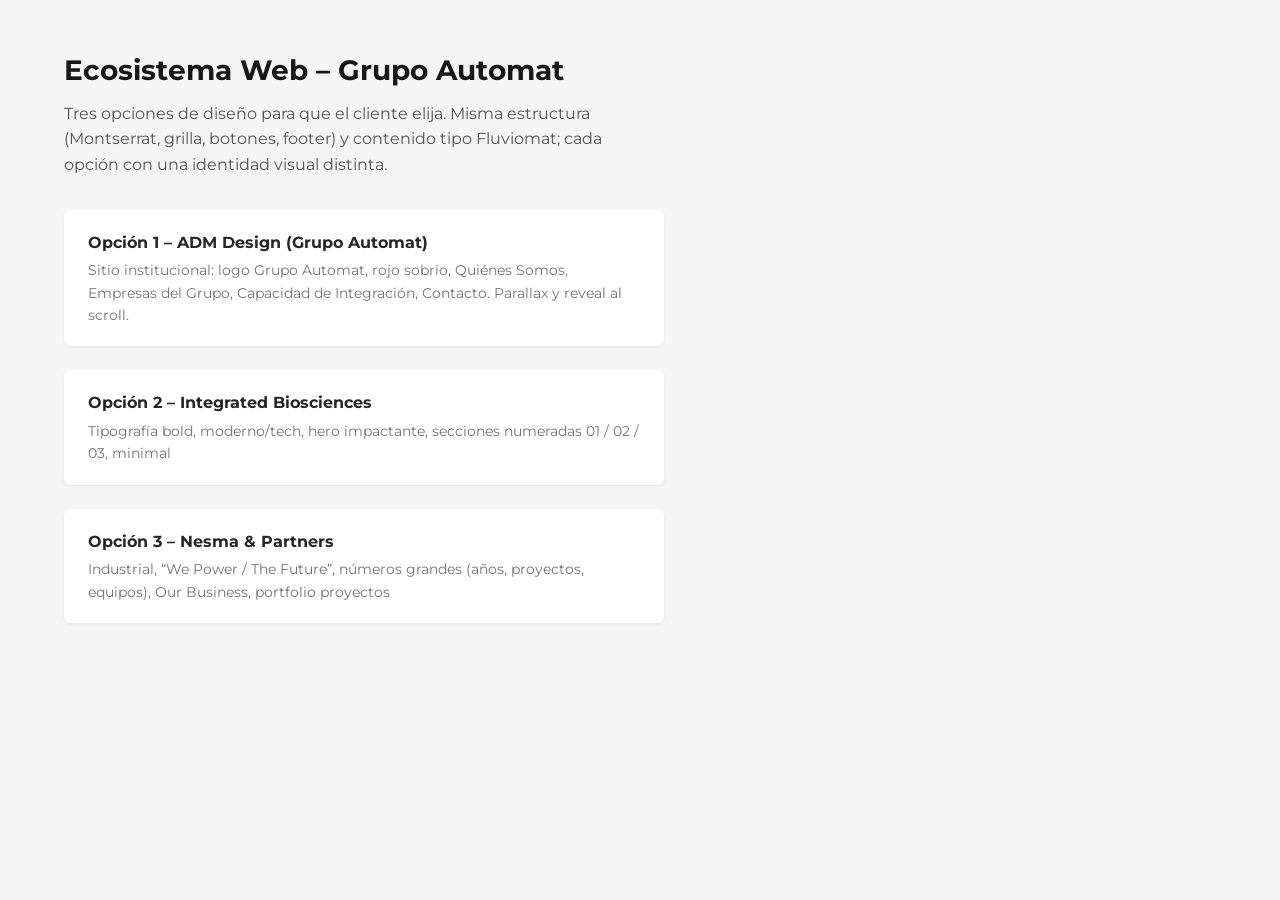
<file: index.html>
<!DOCTYPE html>
<html lang="es">
<head>
  <meta charset="UTF-8">
  <meta name="viewport" content="width=device-width, initial-scale=1.0">
  <title>Grupo Automat – Opciones de diseño</title>
  <link rel="stylesheet" href="css/base.css">
  <style>
    body { padding: 3rem 1.5rem; background: #f5f5f5; }
    h1 { font-size: 1.75rem; margin-bottom: 0.5rem; color: #171717; }
    p { color: #525252; margin-bottom: 2rem; max-width: 560px; }
    .options { display: grid; gap: 1.5rem; max-width: 600px; }
    .options a { display: block; padding: 1.25rem 1.5rem; background: #fff; border-radius: 6px; box-shadow: 0 1px 3px rgba(0,0,0,.08); font-weight: 600; color: #262626; transition: box-shadow .2s, transform .2s; }
    .options a:hover { box-shadow: 0 4px 12px rgba(0,0,0,.12); transform: translateY(-2px); }
    .options span { display: block; font-size: .875rem; font-weight: 400; color: #737373; margin-top: .25rem; }
  </style>
</head>
<body>
  <div class="container">
    <h1>Ecosistema Web – Grupo Automat</h1>
    <p>Tres opciones de diseño para que el cliente elija. Misma estructura (Montserrat, grilla, botones, footer) y contenido tipo Fluviomat; cada opción con una identidad visual distinta.</p>
    <nav class="options">
      <a href="opcion-1-adm/index.html"><strong>Opción 1 – ADM Design (Grupo Automat)</strong><span>Sitio institucional: logo Grupo Automat, rojo sobrio, Quiénes Somos, Empresas del Grupo, Capacidad de Integración, Contacto. Parallax y reveal al scroll.</span></a>
      <a href="opcion-2-integrated/index.html"><strong>Opción 2 – Integrated Biosciences</strong><span>Tipografía bold, moderno/tech, hero impactante, secciones numeradas 01 / 02 / 03, minimal</span></a>
      <a href="opcion-3-nesma/index.html"><strong>Opción 3 – Nesma & Partners</strong><span>Industrial, “We Power / The Future”, números grandes (años, proyectos, equipos), Our Business, portfolio proyectos</span></a>
    </nav>
  </div>
</body>
</html>
</file>
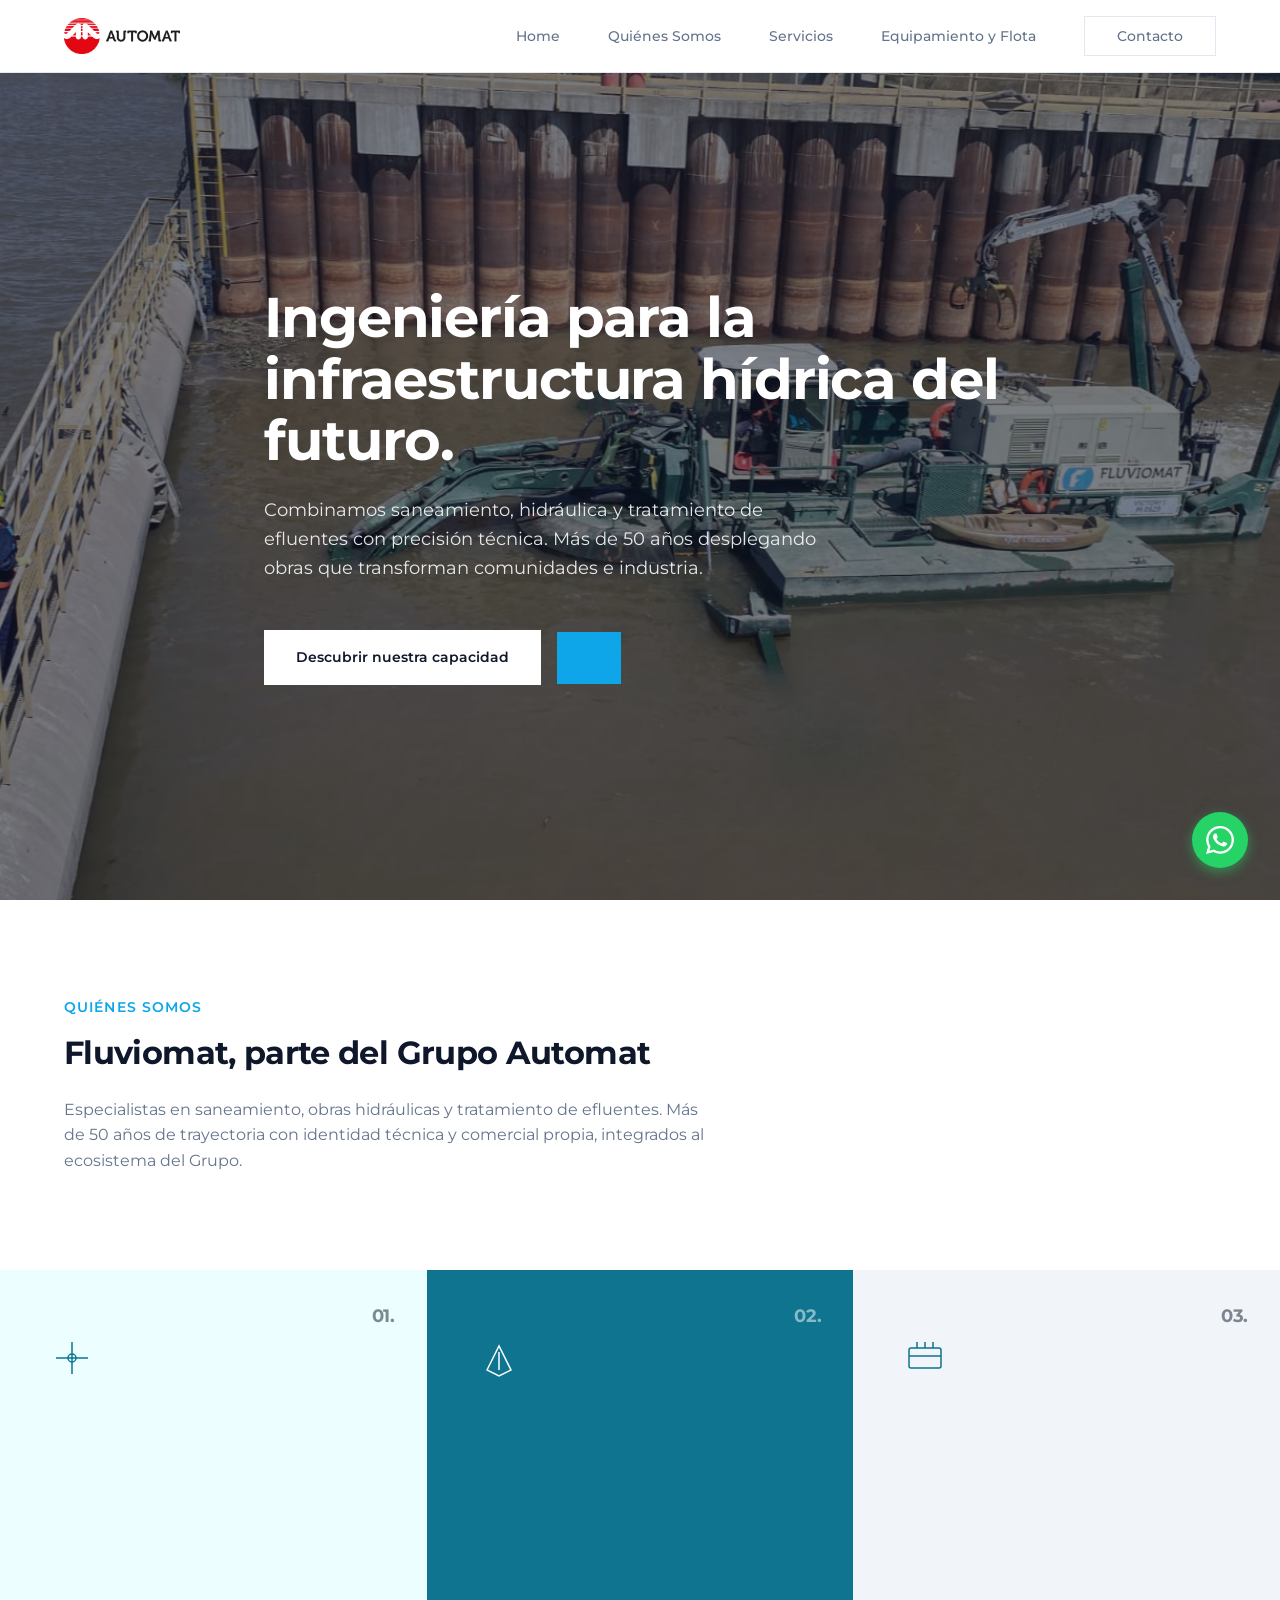
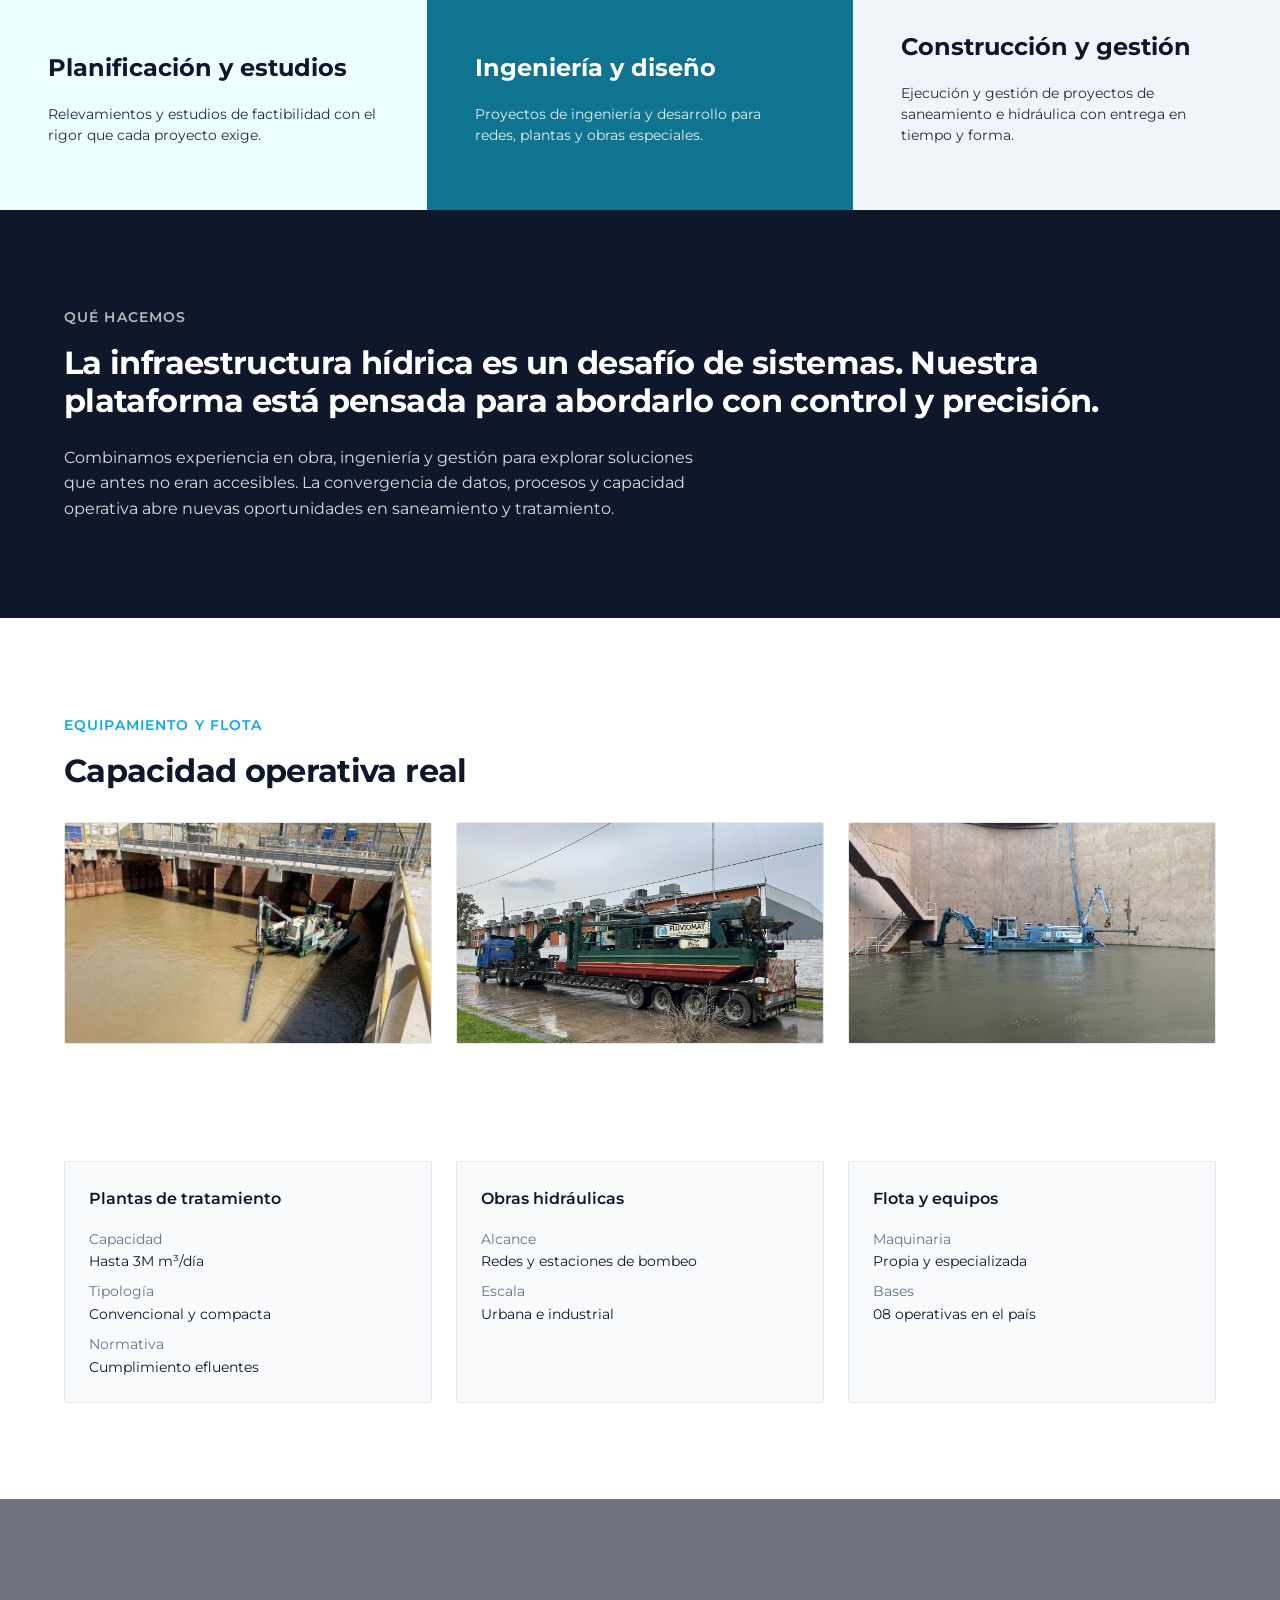
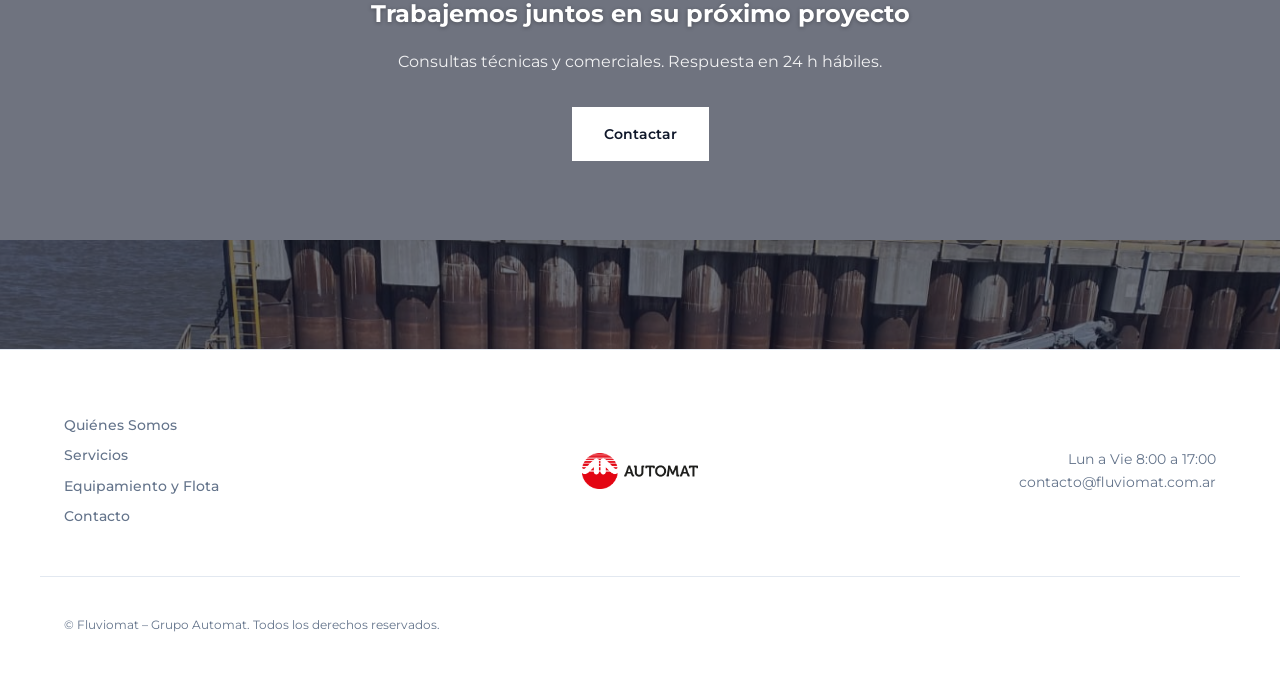
<file: opcion-2-integrated/index.html>
<!DOCTYPE html>
<html lang="es">
<head>
  <meta charset="UTF-8">
  <meta name="viewport" content="width=device-width, initial-scale=1.0">
  <title>Fluviomat – Opción 2 (Integrated)</title>
  <link rel="stylesheet" href="styles.css">
</head>
<body>
  <header class="header">
    <div class="container">
      <a href="#" class="logo"><img src="../Logos/Logo Grupo Automat.png" alt="Grupo Automat"></a>
      <button type="button" class="nav-toggle" aria-label="Abrir menú" aria-expanded="false" aria-controls="nav-menu">
        <span class="nav-toggle-bar"></span>
        <span class="nav-toggle-bar"></span>
        <span class="nav-toggle-bar"></span>
      </button>
      <nav class="nav" id="nav-menu">
        <a href="#">Home</a>
        <a href="#quienes-somos">Quiénes Somos</a>
        <a href="#servicios">Servicios</a>
        <a href="#equipamiento">Equipamiento y Flota</a>
        <a href="#contacto" class="btn-cta">Contacto</a>
      </nav>
    </div>
  </header>

  <main>
    <!-- Hero – imagen de fondo con parallax -->
    <section class="hero hero--image">
      <div class="hero-bg" data-parallax="hero" style="background-image: url('../Fluviomat/Imagenes/CENTRAL DE VUELTA OBLIGADO (2).jpeg');"></div>
      <div class="hero-overlay"></div>
      <div class="container hero-inner">
        <h1 class="hero-title reveal reveal-delay-1">
          Ingeniería para la infraestructura hídrica del futuro.
        </h1>
        <p class="hero-subtitle reveal reveal-delay-1 hero-subtitle--light">
          Combinamos saneamiento, hidráulica y tratamiento de efluentes con precisión técnica. Más de 50 años desplegando obras que transforman comunidades e industria.
        </p>
        <div class="hero-ctas reveal reveal-delay-2">
          <a href="#servicios" class="btn btn-primary">Descubrir nuestra capacidad</a>
          <a href="#contacto" class="btn btn-arrow" aria-label="Ir a contacto">
            <svg width="20" height="20" viewBox="0 0 24 24" fill="none" stroke="currentColor" stroke-width="2"><path d="M5 12h14M12 5l7 7-7 7"/></svg>
          </a>
        </div>
      </div>
    </section>

    <!-- Quiénes somos -->
    <section id="quienes-somos" class="section section-light">
      <div class="container">
        <p class="section-label reveal">Quiénes Somos</p>
        <h2 class="section-title reveal reveal-delay-1">Fluviomat, parte del Grupo Automat</h2>
        <p class="section-intro reveal reveal-delay-1">
          Especialistas en saneamiento, obras hidráulicas y tratamiento de efluentes. Más de 50 años de trayectoria con identidad técnica y comercial propia, integrados al ecosistema del Grupo.
        </p>
      </div>
    </section>

    <!-- Tres columnas 01 / 02 / 03 – identidad celeste (ref. IntegratedBio) -->
    <section id="servicios" class="section section-columns">
      <div class="columns-three">
        <article class="column-card column-card--1 reveal">
          <span class="column-num" aria-hidden="true">01.</span>
          <div class="column-icon" aria-hidden="true">
            <svg viewBox="0 0 48 48" fill="none" stroke="currentColor" stroke-width="1.5"><path d="M24 8v32M8 24h32"/><circle cx="24" cy="24" r="4"/></svg>
          </div>
          <h3 class="column-title">Planificación y estudios</h3>
          <p class="column-desc">Relevamientos y estudios de factibilidad con el rigor que cada proyecto exige.</p>
        </article>
        <article class="column-card column-card--2 reveal">
          <span class="column-num" aria-hidden="true">02.</span>
          <div class="column-icon" aria-hidden="true">
            <svg viewBox="0 0 48 48" fill="none" stroke="currentColor" stroke-width="1.5"><path d="M12 36l12-24 12 24-12 6-12-6z"/><path d="M24 18v18"/></svg>
          </div>
          <h3 class="column-title">Ingeniería y diseño</h3>
          <p class="column-desc">Proyectos de ingeniería y desarrollo para redes, plantas y obras especiales.</p>
        </article>
        <article class="column-card column-card--3 reveal">
          <span class="column-num" aria-hidden="true">03.</span>
          <div class="column-icon" aria-hidden="true">
            <svg viewBox="0 0 48 48" fill="none" stroke="currentColor" stroke-width="1.5"><rect x="8" y="14" width="32" height="20" rx="2"/><path d="M8 22h32"/><path d="M16 8v6M24 8v6M32 8v6"/></svg>
          </div>
          <h3 class="column-title">Construcción y gestión</h3>
          <p class="column-desc">Ejecución y gestión de proyectos de saneamiento e hidráulica con entrega en tiempo y forma.</p>
        </article>
      </div>
    </section>

    <!-- Bloque texto – “La infraestructura hídrica es un desafío de sistemas” -->
    <section class="section section-dark">
      <div class="container">
        <p class="section-label reveal">Qué hacemos</p>
        <h2 class="section-title reveal reveal-delay-1">
          La infraestructura hídrica es un desafío de sistemas. Nuestra plataforma está pensada para abordarlo con control y precisión.
        </h2>
        <p class="section-intro reveal reveal-delay-1">
          Combinamos experiencia en obra, ingeniería y gestión para explorar soluciones que antes no eran accesibles. La convergencia de datos, procesos y capacidad operativa abre nuevas oportunidades en saneamiento y tratamiento.
        </p>
      </div>
    </section>

    <!-- Equipamiento y Flota – galería + fichas técnicas -->
    <section id="equipamiento" class="section section-light equip-section">
      <div class="container">
        <p class="section-label reveal">Equipamiento y Flota</p>
        <h2 class="section-title reveal reveal-delay-1">Capacidad operativa real</h2>
        <div class="equip-grid">
          <div class="equip-item reveal"><img src="../Fluviomat/Imagenes/CENTRAL DE VUELTA OBLIGADO (1).jpg" alt="Central Vuelta Obligado"></div>
          <div class="equip-item reveal"><img src="../Fluviomat/Imagenes/CT BARRAGAN-ENSENADA  (1).jpeg" alt="CT Barragán Ensenada"></div>
          <div class="equip-item reveal"><img src="../Fluviomat/Imagenes/ALIVIADOR ARROYO VEGA (1).jpg" alt="Aliviador Arroyo Vega"></div>
        </div>
        <div class="fichas-tecnicas">
          <h3 class="fichas-title reveal">Fichas técnicas</h3>
          <div class="fichas-grid">
            <div class="ficha-card reveal">
              <h4>Plantas de tratamiento</h4>
              <dl>
                <dt>Capacidad</dt><dd>Hasta 3M m³/día</dd>
                <dt>Tipología</dt><dd>Convencional y compacta</dd>
                <dt>Normativa</dt><dd>Cumplimiento efluentes</dd>
              </dl>
            </div>
            <div class="ficha-card reveal">
              <h4>Obras hidráulicas</h4>
              <dl>
                <dt>Alcance</dt><dd>Redes y estaciones de bombeo</dd>
                <dt>Escala</dt><dd>Urbana e industrial</dd>
              </dl>
            </div>
            <div class="ficha-card reveal">
              <h4>Flota y equipos</h4>
              <dl>
                <dt>Maquinaria</dt><dd>Propia y especializada</dd>
                <dt>Bases</dt><dd>08 operativas en el país</dd>
              </dl>
            </div>
          </div>
        </div>
      </div>
    </section>

    <!-- CTA Contacto – misma imagen de fondo con parallax -->
    <section id="contacto" class="cta-section">
      <div class="cta-section-bg" data-parallax="cta" style="background-image: url('../Fluviomat/Imagenes/CENTRAL DE VUELTA OBLIGADO (2).jpeg');"></div>
      <div class="cta-section-overlay"></div>
      <div class="container cta-section-content">
        <h2 class="reveal">Trabajemos juntos en su próximo proyecto</h2>
        <p class="reveal reveal-delay-1">Consultas técnicas y comerciales. Respuesta en 24 h hábiles.</p>
        <a href="mailto:contacto@fluviomat.com.ar" class="btn btn-primary reveal reveal-delay-2">Contactar</a>
      </div>
    </section>
  </main>

  <footer class="footer">
    <div class="container">
      <nav class="footer-nav" aria-label="Enlaces del sitio">
        <a href="#quienes-somos">Quiénes Somos</a>
        <a href="#servicios">Servicios</a>
        <a href="#equipamiento">Equipamiento y Flota</a>
        <a href="#contacto">Contacto</a>
      </nav>
      <a href="#" class="footer-logo"><img src="../Logos/Logo Grupo Automat.png" alt="Grupo Automat"></a>
      <div class="footer-contact">Lun a Vie 8:00 a 17:00<br>contacto@fluviomat.com.ar</div>
    </div>
    <div class="container footer-bottom">© Fluviomat – Grupo Automat. Todos los derechos reservados.</div>
  </footer>

  <!-- WhatsApp flotante -->
  <a href="https://wa.me/5491112345678" class="whatsapp-float" target="_blank" rel="noopener" aria-label="Contactar por WhatsApp">
    <svg width="28" height="28" viewBox="0 0 24 24" fill="currentColor" aria-hidden="true">
      <path d="M17.472 14.382c-.297-.149-1.758-.867-2.03-.967-.273-.099-.471-.148-.67.15-.197.297-.767.966-.94 1.164-.173.199-.347.223-.644.075-.297-.15-1.255-.463-2.39-1.475-.883-.788-1.48-1.761-1.653-2.059-.173-.297-.018-.458.13-.606.134-.133.298-.347.446-.52.149-.174.198-.298.298-.497.099-.198.05-.371-.025-.52-.075-.149-.669-1.612-.916-2.207-.242-.579-.487-.5-.669-.51-.173-.008-.371-.01-.57-.01-.198 0-.52.074-.792.372-.272.297-1.04 1.016-1.04 2.479 0 1.462 1.065 2.875 1.213 3.074.149.198 2.096 3.2 5.077 4.487.709.306 1.262.489 1.694.625.712.227 1.36.195 1.871.118.571-.085 1.758-.719 2.006-1.413.248-.694.248-1.289.173-1.413-.074-.124-.272-.198-.57-.347m-5.421 7.403h-.004a9.87 9.87 0 01-5.031-1.378l-.361-.214-3.741.982.998-3.648-.235-.374a9.86 9.86 0 01-1.51-5.26c.001-5.45 4.436-9.884 9.888-9.884 2.64 0 5.122 1.03 6.988 2.898a9.825 9.825 0 012.893 6.994c-.003 5.45-4.437 9.884-9.885 9.884m8.413-18.297A11.815 11.815 0 0012.05 0C5.495 0 .16 5.335.157 11.892c0 2.096.547 4.142 1.588 5.945L.057 24l6.305-1.654a11.882 11.882 0 005.683 1.448h.005c6.554 0 11.89-5.335 11.893-11.893a11.821 11.821 0 00-3.48-8.413z"/>
    </svg>
  </a>

  <script src="main.js"></script>
</body>
</html>
</file>
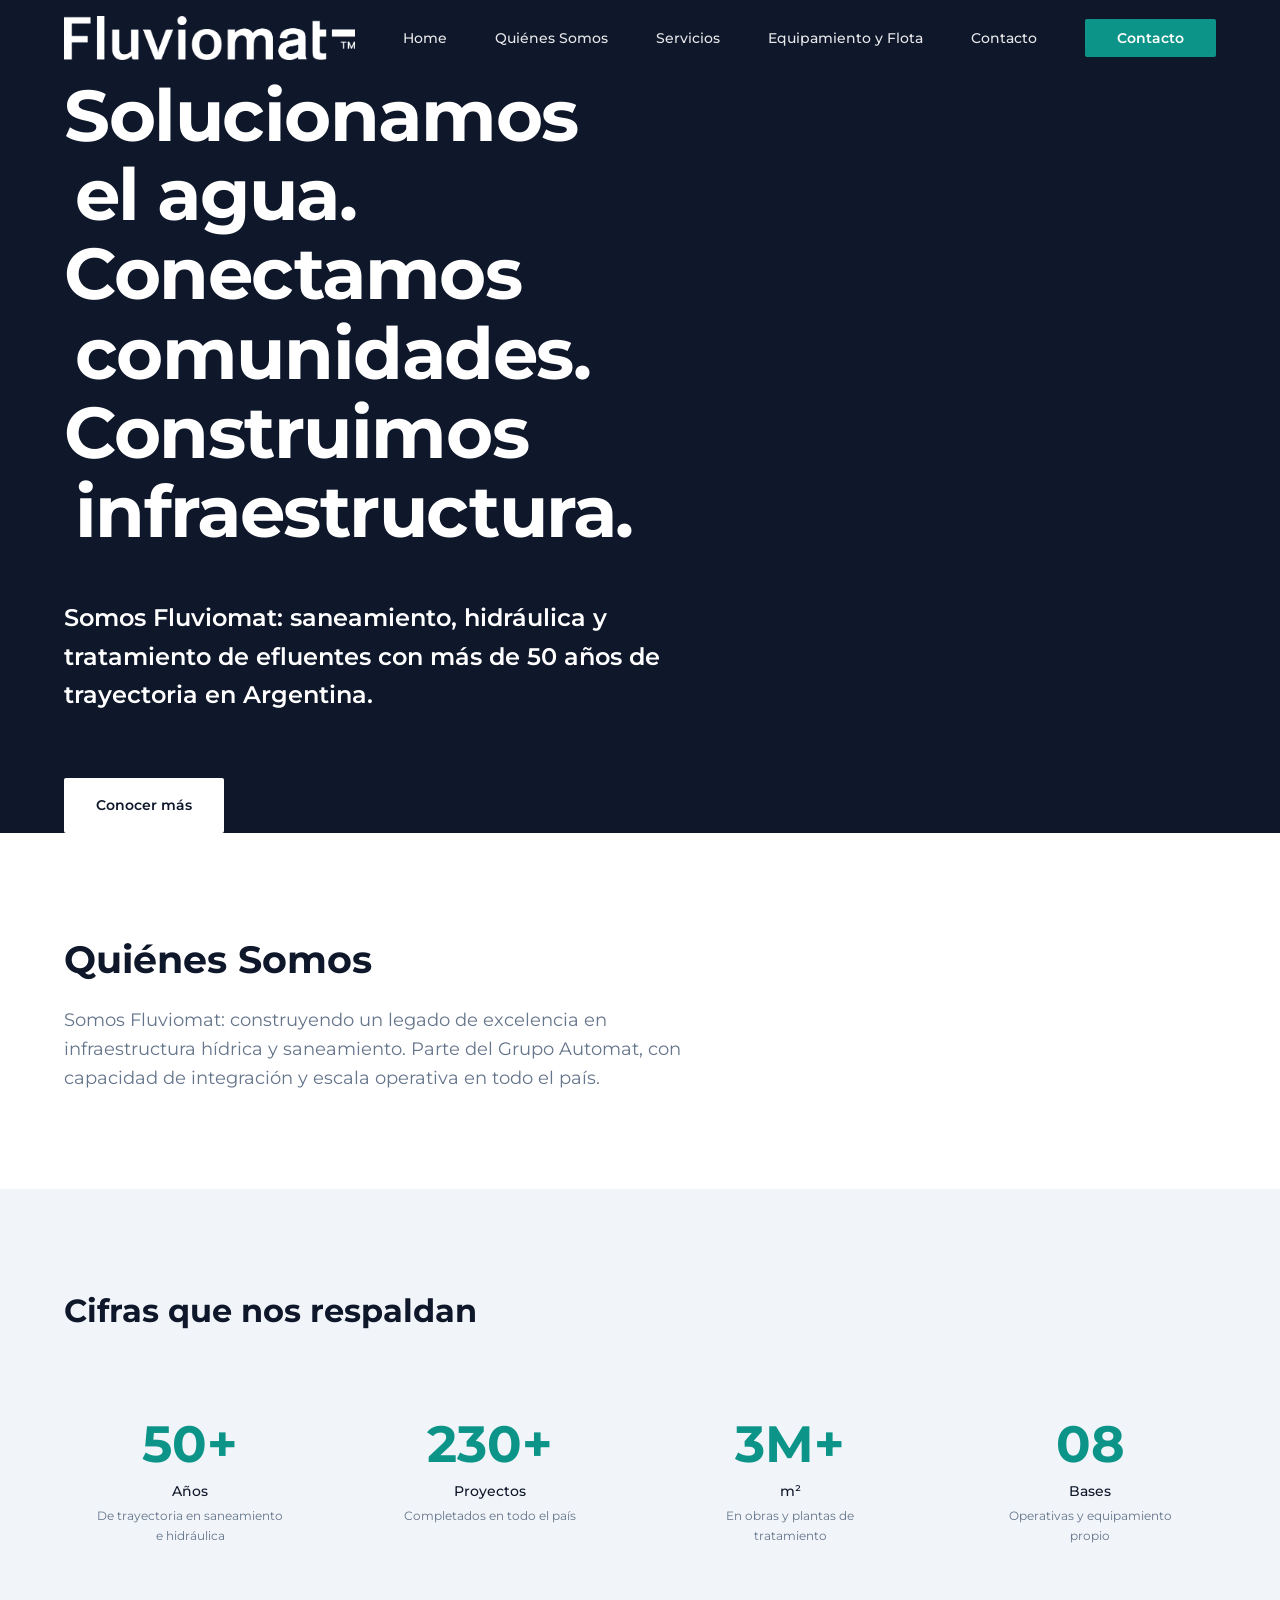
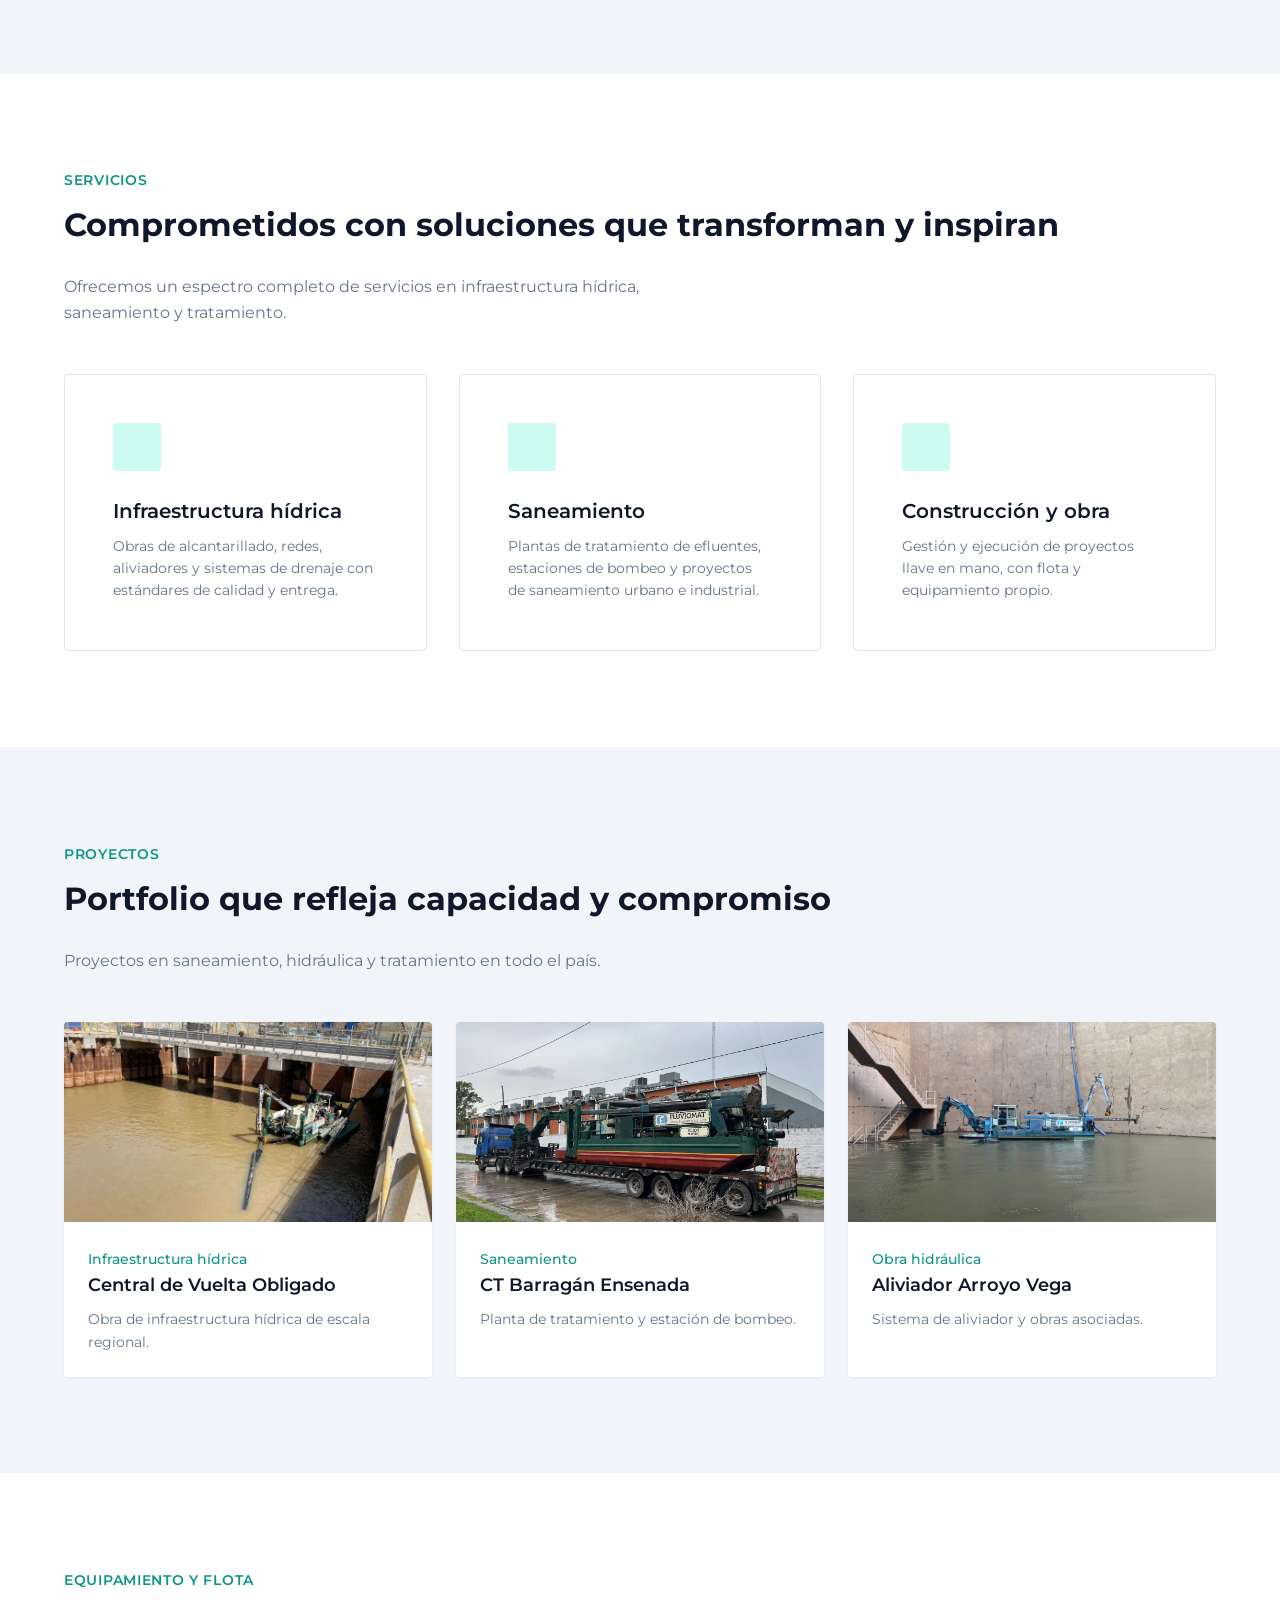
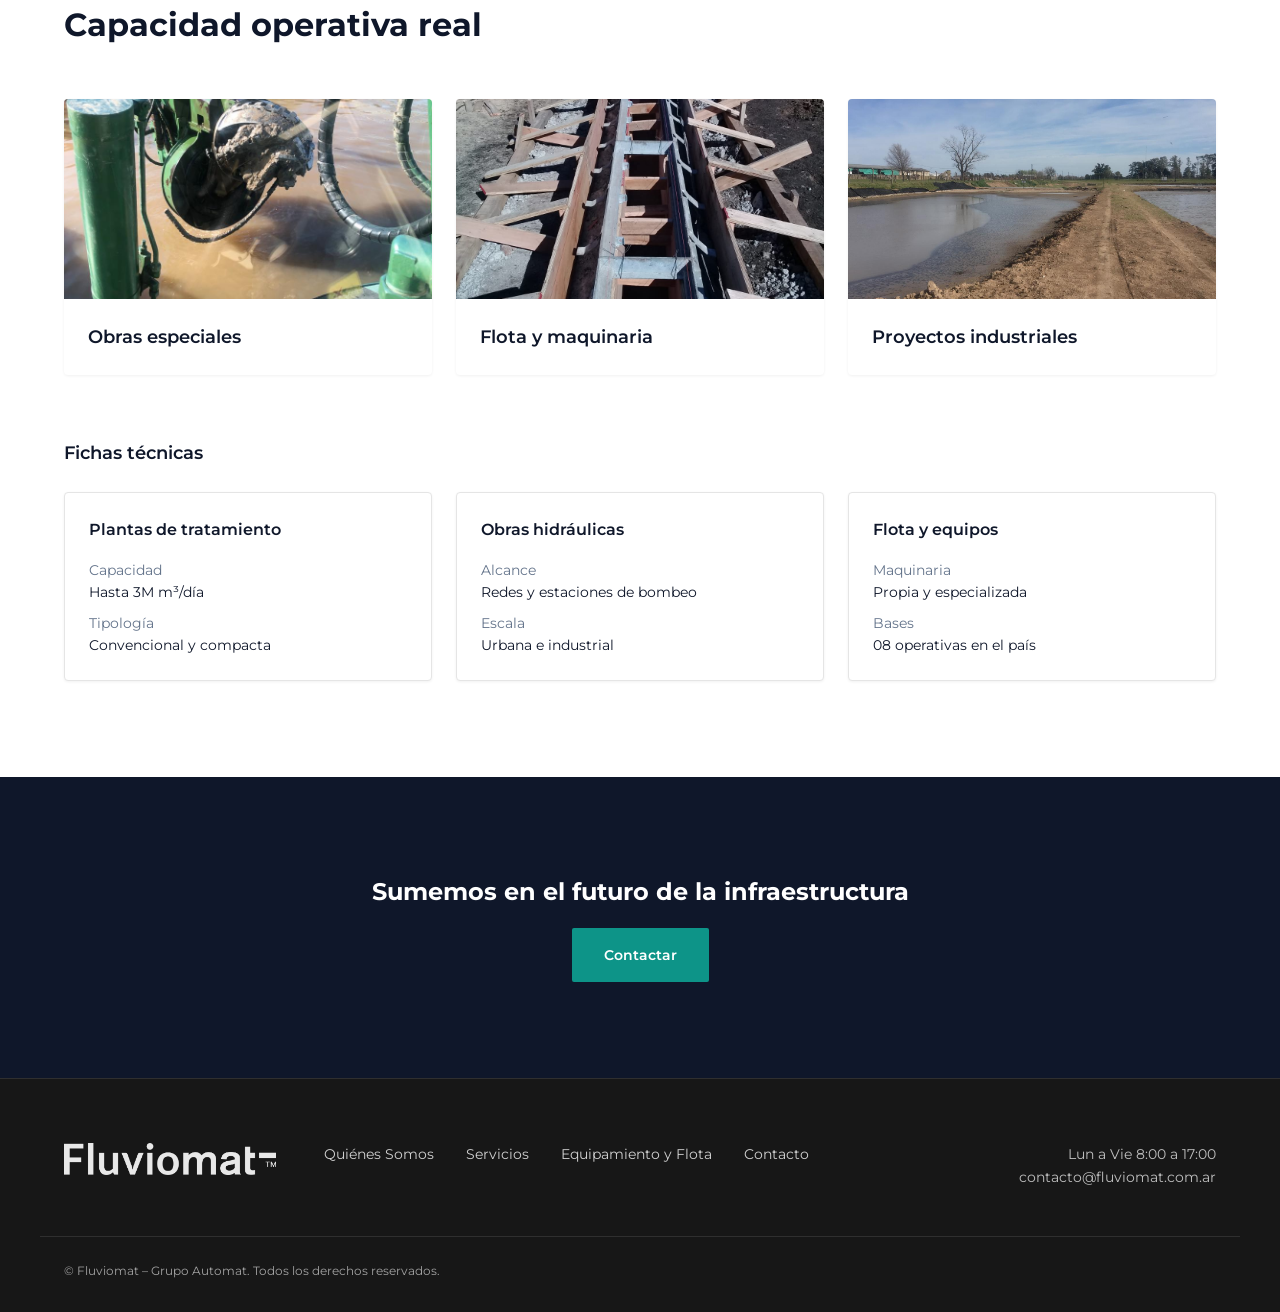
<file: opcion-3-nesma/index.html>
<!DOCTYPE html>
<html lang="es">
<head>
  <meta charset="UTF-8">
  <meta name="viewport" content="width=device-width, initial-scale=1.0">
  <title>Fluviomat – Opción 3 (Nesma)</title>
  <link rel="stylesheet" href="styles.css">
</head>
<body>
  <header class="header">
    <div class="container">
      <a href="#" class="logo"><img src="../Logos/Logo Fluviomat B.png" alt="Fluviomat"></a>
      <nav class="nav">
        <a href="#">Home</a>
        <a href="#quienes-somos">Quiénes Somos</a>
        <a href="#servicios">Servicios</a>
        <a href="#equipamiento">Equipamiento y Flota</a>
        <a href="#contacto">Contacto</a>
      </nav>
      <a href="#contacto" class="btn-cta">Contacto</a>
    </div>
  </header>

  <main>
    <section class="hero">
      <div class="container">
        <div class="hero-lines">
          <p class="hero-line">Solucionamos <span class="word2">el agua.</span></p>
          <p class="hero-line">Conectamos <span class="word2">comunidades.</span></p>
          <p class="hero-line">Construimos <span class="word2">infraestructura.</span></p>
        </div>
        <p class="hero-sub">Somos Fluviomat: saneamiento, hidráulica y tratamiento de efluentes con más de 50 años de trayectoria en Argentina.</p>
        <a href="#quienes-somos" class="btn">Conocer más</a>
      </div>
    </section>

    <section id="quienes-somos" class="section-intro">
      <div class="container">
        <h2>Quiénes Somos</h2>
        <p>Somos Fluviomat: construyendo un legado de excelencia en infraestructura hídrica y saneamiento. Parte del Grupo Automat, con capacidad de integración y escala operativa en todo el país.</p>
      </div>
    </section>

    <section class="stats-section">
      <div class="container">
        <h2 class="section-title">Cifras que nos respaldan</h2>
        <div class="stats-grid">
          <div class="stat-box">
            <div class="stat-number">50+</div>
            <div class="stat-label">Años</div>
            <div class="stat-desc">De trayectoria en saneamiento e hidráulica</div>
          </div>
          <div class="stat-box">
            <div class="stat-number">230+</div>
            <div class="stat-label">Proyectos</div>
            <div class="stat-desc">Completados en todo el país</div>
          </div>
          <div class="stat-box">
            <div class="stat-number">3M+</div>
            <div class="stat-label">m²</div>
            <div class="stat-desc">En obras y plantas de tratamiento</div>
          </div>
          <div class="stat-box">
            <div class="stat-number">08</div>
            <div class="stat-label">Bases</div>
            <div class="stat-desc">Operativas y equipamiento propio</div>
          </div>
        </div>
      </div>
    </section>

    <section id="servicios" class="business-section">
      <div class="container">
        <p class="section-label">Servicios</p>
        <h2 class="section-title">Comprometidos con soluciones que transforman y inspiran</h2>
        <p class="section-subtitle">Ofrecemos un espectro completo de servicios en infraestructura hídrica, saneamiento y tratamiento.</p>
        <div class="business-grid">
          <div class="business-card">
            <div class="icon" aria-hidden="true"></div>
            <h3>Infraestructura hídrica</h3>
            <p>Obras de alcantarillado, redes, aliviadores y sistemas de drenaje con estándares de calidad y entrega.</p>
          </div>
          <div class="business-card">
            <div class="icon" aria-hidden="true"></div>
            <h3>Saneamiento</h3>
            <p>Plantas de tratamiento de efluentes, estaciones de bombeo y proyectos de saneamiento urbano e industrial.</p>
          </div>
          <div class="business-card">
            <div class="icon" aria-hidden="true"></div>
            <h3>Construcción y obra</h3>
            <p>Gestión y ejecución de proyectos llave en mano, con flota y equipamiento propio.</p>
          </div>
        </div>
      </div>
    </section>

    <section id="proyectos" class="projects-section">
      <div class="container">
        <p class="section-label">Proyectos</p>
        <h2 class="section-title">Portfolio que refleja capacidad y compromiso</h2>
        <p class="section-subtitle">Proyectos en saneamiento, hidráulica y tratamiento en todo el país.</p>
        <div class="projects-grid">
          <article class="project-card">
            <img src="../Fluviomat/Imagenes/CENTRAL DE VUELTA OBLIGADO (1).jpg" alt="Central Vuelta Obligado">
            <div class="content">
              <span class="meta">Infraestructura hídrica</span>
              <h3>Central de Vuelta Obligado</h3>
              <p>Obra de infraestructura hídrica de escala regional.</p>
            </div>
          </article>
          <article class="project-card">
            <img src="../Fluviomat/Imagenes/CT BARRAGAN-ENSENADA  (1).jpeg" alt="CT Barragán Ensenada">
            <div class="content">
              <span class="meta">Saneamiento</span>
              <h3>CT Barragán Ensenada</h3>
              <p>Planta de tratamiento y estación de bombeo.</p>
            </div>
          </article>
          <article class="project-card">
            <img src="../Fluviomat/Imagenes/ALIVIADOR ARROYO VEGA (1).jpg" alt="Aliviador Arroyo Vega">
            <div class="content">
              <span class="meta">Obra hidráulica</span>
              <h3>Aliviador Arroyo Vega</h3>
              <p>Sistema de aliviador y obras asociadas.</p>
            </div>
          </article>
        </div>
      </div>
    </section>

    <section id="equipamiento" class="section equip-section">
      <div class="container">
        <p class="section-label">Equipamiento y Flota</p>
        <h2 class="section-title">Capacidad operativa real</h2>
        <div class="equip-grid">
          <div class="equip-card">
            <img src="../Fluviomat/Imagenes/ATUCHA (1).jpg" alt="Obra Atucha">
            <div class="content"><h3>Obras especiales</h3></div>
          </div>
          <div class="equip-card">
            <img src="../OC/75c911fe-5eed-4cc7-a307-0ec5c93a462d.JPG" alt="Equipamiento">
            <div class="content"><h3>Flota y maquinaria</h3></div>
          </div>
          <div class="equip-card">
            <img src="../Fluviomat/Imagenes/BAGLEY (1).jpeg" alt="Proyecto Bagley">
            <div class="content"><h3>Proyectos industriales</h3></div>
          </div>
        </div>
        <div class="fichas-tecnicas">
          <h3 class="fichas-title">Fichas técnicas</h3>
          <div class="fichas-grid">
            <div class="ficha-card">
              <h4>Plantas de tratamiento</h4>
              <dl>
                <dt>Capacidad</dt><dd>Hasta 3M m³/día</dd>
                <dt>Tipología</dt><dd>Convencional y compacta</dd>
              </dl>
            </div>
            <div class="ficha-card">
              <h4>Obras hidráulicas</h4>
              <dl>
                <dt>Alcance</dt><dd>Redes y estaciones de bombeo</dd>
                <dt>Escala</dt><dd>Urbana e industrial</dd>
              </dl>
            </div>
            <div class="ficha-card">
              <h4>Flota y equipos</h4>
              <dl>
                <dt>Maquinaria</dt><dd>Propia y especializada</dd>
                <dt>Bases</dt><dd>08 operativas en el país</dd>
              </dl>
            </div>
          </div>
        </div>
      </div>
    </section>

    <section id="contacto" class="cta-section">
      <div class="container">
        <h2>Sumemos en el futuro de la infraestructura</h2>
        <a href="mailto:contacto@fluviomat.com.ar" class="btn">Contactar</a>
      </div>
    </section>
  </main>

  <footer class="footer">
    <div class="container">
      <a href="#" class="footer-logo"><img src="../Logos/Logo Fluviomat B.png" alt="Fluviomat"></a>
      <nav class="footer-nav">
        <a href="#quienes-somos">Quiénes Somos</a>
        <a href="#servicios">Servicios</a>
        <a href="#equipamiento">Equipamiento y Flota</a>
        <a href="#contacto">Contacto</a>
      </nav>
      <div class="footer-contact">Lun a Vie 8:00 a 17:00<br>contacto@fluviomat.com.ar</div>
    </div>
    <div class="container footer-bottom">© Fluviomat – Grupo Automat. Todos los derechos reservados.</div>
  </footer>

  <script src="main.js"></script>
</body>
</html>
</file>
<file: css/base.css>
/* ============================================
   BASE – Grupo Automat / Ecosistema Web
   Tipografía: Montserrat (brief cliente)
   ============================================ */
@import url('https://fonts.googleapis.com/css2?family=Montserrat:ital,wght@0,400;0,500;0,600;0,700;1,400;1,500&display=swap');

:root {
  /* Escala tipográfica común */
  --font-family: 'Montserrat', sans-serif;
  --text-xs: 0.75rem;
  --text-sm: 0.875rem;
  --text-base: 1rem;
  --text-lg: 1.125rem;
  --text-xl: 1.25rem;
  --text-2xl: 1.5rem;
  --text-3xl: 2rem;
  --text-4xl: 2.5rem;
  --text-5xl: 3rem;
  --text-6xl: 3.75rem;
  --text-7xl: 4.5rem;

  /* Grilla y espaciado */
  --space-xs: 0.25rem;
  --space-sm: 0.5rem;
  --space-md: 1rem;
  --space-lg: 1.5rem;
  --space-xl: 2rem;
  --space-2xl: 3rem;
  --space-3xl: 4rem;
  --space-4xl: 6rem;
  --container-max: 1200px;
  --grid-gap: 1.5rem;

  /* Colores neutros (común) */
  --neutral-50: #fafafa;
  --neutral-100: #f5f5f5;
  --neutral-200: #e5e5e5;
  --neutral-300: #d4d4d4;
  --neutral-400: #a3a3a3;
  --neutral-500: #737373;
  --neutral-600: #525252;
  --neutral-700: #404040;
  --neutral-800: #262626;
  --neutral-900: #171717;
  --white: #ffffff;
  --black: #0a0a0a;
}

*,
*::before,
*::after {
  box-sizing: border-box;
  margin: 0;
  padding: 0;
}

html {
  scroll-behavior: smooth;
}

body {
  font-family: var(--font-family);
  font-size: var(--text-base);
  line-height: 1.6;
  color: var(--neutral-800);
  background-color: var(--white);
  -webkit-font-smoothing: antialiased;
}

img {
  max-width: 100%;
  height: auto;
  display: block;
}

a {
  color: inherit;
  text-decoration: none;
}

ul, ol {
  list-style: none;
}

/* Contenedor estándar */
.container {
  width: 100%;
  max-width: var(--container-max);
  margin-left: auto;
  margin-right: auto;
  padding-left: var(--space-lg);
  padding-right: var(--space-lg);
}

/* Botón base (estilo unificado, color por tema) */
.btn {
  display: inline-flex;
  align-items: center;
  justify-content: center;
  font-family: var(--font-family);
  font-weight: 600;
  font-size: var(--text-sm);
  padding: var(--space-md) var(--space-xl);
  border: none;
  cursor: pointer;
  transition: opacity 0.2s, transform 0.2s;
}
.btn:hover {
  opacity: 0.9;
  transform: translateY(-1px);
}
.btn:focus-visible {
  outline: 2px solid currentColor;
  outline-offset: 2px;
}

/* Card base */
.card {
  background: var(--white);
  border-radius: 4px;
  overflow: hidden;
  box-shadow: 0 1px 3px rgba(0,0,0,0.08);
  transition: box-shadow 0.2s;
}
.card:hover {
  box-shadow: 0 4px 12px rgba(0,0,0,0.1);
}
</file>
<file: opcion-2-integrated/styles.css>
/* Opción 2 – Referencia: Integrated Biosciences
   Documento cliente: Montserrat, grillas, botones, fondos claros, identidad celeste Fluviomat */
@import url('../css/base.css');

:root {
  --accent: #0ea5e9;
  --accent-hover: #0284c7;
  --bg: #ffffff;
  --bg-panel: #f8fafc;
  --bg-dark: #0f172a;
  --text: #0f172a;
  --text-muted: #64748b;
  --border: #e2e8f0;
  /* Columnas 01/02/03 – identidad celeste */
  --column-1: #ecfeff;
  --column-2: #0e7490;
  --column-3: #f1f5f9;
}

body { color: var(--text); background: var(--bg); }

/* Reveal al scroll */
.reveal {
  opacity: 0;
  transform: translateY(24px);
  transition: opacity 0.6s ease-out, transform 0.6s ease-out;
}
.reveal.visible { opacity: 1; transform: translateY(0); }
.reveal-delay-1 { transition-delay: 0.1s; }
.reveal-delay-2 { transition-delay: 0.2s; }
@media (prefers-reduced-motion: reduce) {
  .reveal { opacity: 1; transform: none; transition: none; }
}

/* Header – mismo criterio que opción 1: fondo claro, logo izquierda, CTA derecha */
.header {
  position: fixed;
  top: 0;
  left: 0;
  right: 0;
  z-index: 100;
  background: var(--bg);
  border-bottom: 1px solid var(--border);
}
.header .container {
  display: flex;
  align-items: center;
  justify-content: space-between;
  height: 72px;
}
.logo img { height: 36px; width: auto; }
.nav { display: flex; gap: var(--space-2xl); align-items: center; }
.nav a {
  font-size: var(--text-sm);
  font-weight: 500;
  color: var(--text-muted);
}
.nav a:hover { color: var(--accent); }
.btn-cta {
  background: transparent;
  color: var(--text);
  border: 1px solid var(--border);
  border-radius: 0;
  padding: var(--space-sm) var(--space-xl);
  font-size: var(--text-sm);
  font-weight: 500;
}
.btn-cta:hover { border-color: var(--accent); color: var(--accent); }

/* Hamburguesa mobile */
.nav-toggle {
  display: none;
  flex-direction: column;
  justify-content: center;
  gap: 6px;
  width: 44px;
  height: 44px;
  padding: 0;
  background: none;
  border: none;
  cursor: pointer;
  color: var(--text);
  border-radius: 4px;
}
.nav-toggle:hover { background: var(--bg-panel); }
.nav-toggle-bar {
  display: block;
  width: 22px;
  height: 2px;
  background: currentColor;
  transition: transform 0.25s, opacity 0.25s;
}
.header.is-open .nav-toggle-bar:nth-child(1) { transform: translateY(8px) rotate(45deg); }
.header.is-open .nav-toggle-bar:nth-child(2) { opacity: 0; }
.header.is-open .nav-toggle-bar:nth-child(3) { transform: translateY(-8px) rotate(-45deg); }

/* Hero – imagen de fondo con parallax */
.hero {
  min-height: 100vh;
  display: flex;
  flex-direction: column;
  justify-content: center;
  padding: calc(72px + var(--space-4xl)) 0 var(--space-4xl);
  position: relative;
  overflow: hidden;
}
.hero--image { background: var(--bg-dark); }
.hero-bg {
  position: absolute;
  inset: -20%;
  left: -10%;
  right: -10%;
  background-size: cover;
  background-position: center;
  background-repeat: no-repeat;
  will-change: transform;
}
.hero-overlay {
  position: absolute;
  inset: 0;
  background: rgba(15, 23, 42, 0.55);
}
.hero-inner {
  position: relative;
  z-index: 2;
  max-width: 800px;
}
.hero-label {
  display: inline-flex;
  align-items: center;
  gap: var(--space-sm);
  font-size: var(--text-sm);
  font-weight: 600;
  text-transform: uppercase;
  letter-spacing: 0.08em;
  color: rgba(255, 255, 255, 0.85);
  margin-bottom: var(--space-lg);
}
.hero--image .hero-label-dot { background: var(--accent); }
.hero-title {
  font-size: clamp(2.25rem, 5vw, 3.5rem);
  font-weight: 700;
  line-height: 1.1;
  letter-spacing: -0.02em;
  color: var(--text);
  margin-bottom: var(--space-lg);
}
.hero--image .hero-title { color: var(--white); }
.hero-subtitle {
  font-size: clamp(1rem, 1.5vw, 1.125rem);
  color: var(--text-muted);
  line-height: 1.6;
  max-width: 560px;
  margin-bottom: var(--space-2xl);
}
.hero-subtitle--light { color: rgba(255, 255, 255, 0.88); }
.hero--image .btn-primary { background: var(--white); color: var(--bg-dark); }
.hero--image .btn-arrow { background: var(--accent); color: var(--white); }
.hero-ctas {
  display: flex;
  align-items: center;
  gap: var(--space-md);
}
.btn {
  display: inline-flex;
  align-items: center;
  justify-content: center;
  padding: var(--space-md) var(--space-xl);
  font-size: var(--text-sm);
  font-weight: 600;
  font-family: var(--font-family);
  border-radius: 0;
  transition: opacity 0.2s, border-color 0.2s, background 0.2s;
}
.btn-primary {
  background: var(--text);
  color: var(--bg);
  border: none;
}
.btn-primary:hover { opacity: 0.9; }
.btn-arrow {
  width: 52px;
  height: 52px;
  background: var(--accent);
  color: var(--bg);
  border: none;
}
.btn-arrow:hover { opacity: 0.9; }

/* Secciones genéricas */
.section { padding: var(--space-4xl) 0; }
.section-light { background: var(--bg); }
.section-dark {
  background: var(--bg-dark);
  color: var(--white);
}
.section-label {
  font-size: var(--text-sm);
  font-weight: 600;
  text-transform: uppercase;
  letter-spacing: 0.08em;
  margin-bottom: var(--space-md);
}
.section-light .section-label { color: var(--accent); }
.section-dark .section-label { color: rgba(255,255,255,0.7); }
.section-title {
  font-size: clamp(1.5rem, 2.5vw, 2.25rem);
  font-weight: 700;
  letter-spacing: -0.02em;
  line-height: 1.2;
  margin-bottom: var(--space-lg);
}
.section-light .section-title { color: var(--text); }
.section-dark .section-title { color: var(--white); }
.section-intro {
  font-size: var(--text-base);
  line-height: 1.6;
  max-width: 640px;
}
.section-light .section-intro { color: var(--text-muted); }
.section-dark .section-intro { color: rgba(255,255,255,0.85); }

/* Tres columnas 01 / 02 / 03 – identidad celeste (ref. IntegratedBio) */
.section-columns { padding: 0; }
.columns-three {
  display: grid;
  grid-template-columns: repeat(3, 1fr);
  min-height: 60vh;
}
.column-card {
  padding: var(--space-3xl) var(--space-2xl);
  display: flex;
  flex-direction: column;
  position: relative;
}
.column-card--1 {
  background: var(--column-1);
  color: var(--text);
}
.column-card--2 {
  background: var(--column-2);
  color: var(--white);
}
.column-card--3 {
  background: var(--column-3);
  color: var(--text);
}
.column-num {
  position: absolute;
  top: var(--space-xl);
  right: var(--space-xl);
  font-size: var(--text-lg);
  font-weight: 700;
  letter-spacing: -0.02em;
  opacity: 0.5;
}
.column-icon {
  width: 48px;
  height: 48px;
  margin-bottom: var(--space-2xl);
}
.column-card--1 .column-icon,
.column-card--3 .column-icon { color: var(--column-2); }
.column-card--2 .column-icon { color: var(--white); }
.column-icon svg { width: 100%; height: 100%; }
.column-title {
  font-size: clamp(1.25rem, 2vw, 1.5rem);
  font-weight: 700;
  margin-bottom: var(--space-md);
  margin-top: auto;
}
.column-desc {
  font-size: var(--text-sm);
  line-height: 1.5;
  opacity: 0.9;
}

/* Equipamiento */
.equip-section .section-title { margin-bottom: var(--space-xl); }
.equip-grid {
  display: grid;
  grid-template-columns: repeat(3, 1fr);
  gap: var(--space-lg);
  margin-bottom: var(--space-3xl);
}
.equip-item {
  border-radius: 2px;
  overflow: hidden;
  border: 1px solid var(--border);
}
.equip-item img {
  width: 100%;
  height: 220px;
  object-fit: cover;
}
.fichas-title {
  font-size: var(--text-lg);
  font-weight: 600;
  color: var(--text);
  margin-bottom: var(--space-lg);
}
.fichas-grid {
  display: grid;
  grid-template-columns: repeat(auto-fit, minmax(240px, 1fr));
  gap: var(--space-lg);
}
.ficha-card {
  background: var(--bg-panel);
  border: 1px solid var(--border);
  padding: var(--space-lg);
  border-radius: 2px;
}
.ficha-card h4 {
  font-size: var(--text-base);
  font-weight: 600;
  color: var(--text);
  margin-bottom: var(--space-md);
}
.ficha-card dl { margin: 0; font-size: var(--text-sm); }
.ficha-card dt { color: var(--text-muted); margin-top: var(--space-sm); }
.ficha-card dt:first-of-type { margin-top: 0; }
.ficha-card dd { color: var(--text); margin: 0; }

/* CTA – misma imagen de fondo con parallax */
.cta-section {
  position: relative;
  min-height: 50vh;
  padding: var(--space-4xl) 0;
  text-align: center;
  overflow: hidden;
}
.cta-section-bg {
  position: absolute;
  inset: -20%;
  left: -10%;
  right: -10%;
  background-size: cover;
  background-position: center;
  background-repeat: no-repeat;
  will-change: transform;
}
.cta-section-overlay {
  position: absolute;
  inset: 0;
  background: rgba(15, 23, 42, 0.6);
}
.cta-section-content {
  position: relative;
  z-index: 2;
  color: var(--white);
}
.cta-section h2 {
  font-size: var(--text-2xl);
  font-weight: 700;
  color: var(--white);
  margin-bottom: var(--space-md);
  text-shadow: 0 1px 4px rgba(0,0,0,0.3);
}
.cta-section p {
  color: rgba(255, 255, 255, 0.9);
  margin-bottom: var(--space-xl);
}
.cta-section .btn-primary { background: var(--white); color: var(--bg-dark); }
.cta-section .btn-primary:hover { opacity: 0.95; }

/* Footer – mismo diseño que opción 1 (documento: mismo diseño de footer) */
.footer {
  position: relative;
  z-index: 1;
  background: var(--bg);
  color: var(--text-muted);
  padding: var(--space-3xl) 0 var(--space-xl);
  border-top: 1px solid var(--border);
}
.footer .container {
  display: grid;
  grid-template-columns: 1fr auto 1fr;
  gap: var(--space-2xl);
  align-items: center;
  min-height: 72px;
}
.footer-nav {
  display: flex;
  flex-direction: column;
  gap: var(--space-sm);
  align-items: flex-start;
  justify-self: start;
}
.footer-nav a {
  font-size: var(--text-sm);
  font-weight: 500;
  color: var(--text-muted);
}
.footer-nav a:hover { color: var(--accent); }
.footer-logo { justify-self: center; }
.footer-logo img { height: 36px; width: auto; }
.footer-contact {
  justify-self: end;
  font-size: var(--text-sm);
  text-align: right;
  color: var(--text-muted);
}
.footer-bottom {
  margin-top: var(--space-2xl);
  padding-top: var(--space-lg);
  border-top: 1px solid var(--border);
  font-size: var(--text-xs);
  color: var(--text-muted);
  grid-column: 1 / -1;
}

/* Mobile */
/* WhatsApp flotante */
.whatsapp-float {
  position: fixed;
  bottom: var(--space-xl);
  right: var(--space-xl);
  z-index: 999;
  width: 56px;
  height: 56px;
  border-radius: 50%;
  background: #25d366;
  color: #fff;
  display: flex;
  align-items: center;
  justify-content: center;
  box-shadow: 0 4px 12px rgba(37, 211, 102, 0.5);
  transition: transform 0.2s, box-shadow 0.2s;
}
.whatsapp-float:hover {
  transform: scale(1.05);
  box-shadow: 0 6px 16px rgba(37, 211, 102, 0.6);
  color: #fff;
}

@media (max-width: 768px) {
  .nav-toggle { display: flex; }
  .nav {
    display: none;
    position: absolute;
    top: 100%;
    left: 0;
    right: 0;
    flex-direction: column;
    gap: 0;
    padding: var(--space-lg);
    background: var(--bg);
    border-bottom: 1px solid var(--border);
    box-shadow: 0 8px 24px rgba(0,0,0,0.08);
  }
  .header.is-open .nav { display: flex; }
  .nav a {
    padding: var(--space-md) 0;
    border-bottom: 1px solid var(--border);
  }
  .nav a:last-child { border-bottom: none; }
  .hero { padding-top: calc(72px + var(--space-2xl)); }
  .columns-three { grid-template-columns: 1fr; min-height: auto; }
  .equip-grid { grid-template-columns: 1fr; }
  .footer .container { grid-template-columns: 1fr; text-align: center; }
  .footer-nav { justify-self: center; align-items: center; }
  .footer-contact { justify-self: center; text-align: center; }
  .whatsapp-float { bottom: var(--space-lg); right: var(--space-lg); width: 52px; height: 52px; }
}
</file>
<file: opcion-3-nesma/styles.css>
/* Opción 3 – Referencia: Nesma & Partners (nesmapartners.com)
   Industrial, “We Power / The Future”, números grandes, Our Business, proyectos */
@import url('../css/base.css');

:root {
  --accent: #0d9488;
  --accent-hover: #0f766e;
  --heading: #0f172a;
  --text: #334155;
  --text-muted: #64748b;
  --bg-hero: #0f172a;
  --bg-section: #f1f5f9;
}

body { color: var(--text); }

/* Header */
.header {
  position: fixed;
  top: 0;
  left: 0;
  right: 0;
  z-index: 100;
  background: var(--bg-hero);
  color: var(--white);
}
.header .container {
  display: flex;
  align-items: center;
  justify-content: space-between;
  height: 76px;
}
.logo img { height: 44px; width: auto; filter: brightness(0) invert(1); }
.nav { display: flex; gap: var(--space-2xl); }
.nav a { font-size: var(--text-sm); font-weight: 500; color: rgba(255,255,255,0.9); }
.nav a:hover { color: var(--white); }
.btn-cta {
  background: var(--accent);
  color: var(--white);
  padding: var(--space-sm) var(--space-xl);
  font-size: var(--text-sm);
  font-weight: 600;
  border-radius: 2px;
}
.btn-cta:hover { background: var(--accent-hover); }

/* Hero – We Power / The Future (líneas partidas) */
.hero {
  min-height: 90vh;
  display: flex;
  align-items: center;
  padding-top: 76px;
  background: var(--bg-hero);
  color: var(--white);
}
.hero-lines {
  margin-bottom: var(--space-2xl);
}
.hero-line {
  font-size: clamp(2.5rem, 6vw, 4.5rem);
  font-weight: 700;
  line-height: 1.1;
  letter-spacing: -0.02em;
}
.hero-line .word2 { display: block; padding-left: 0.15em; }
.hero-sub {
  font-size: clamp(1.25rem, 2vw, 1.5rem);
  font-weight: 600;
  margin-bottom: var(--space-3xl);
  max-width: 600px;
}
.hero .btn { background: var(--white); color: var(--bg-hero); font-weight: 600; border-radius: 2px; }

/* We Are [Company] + intro */
.section-intro {
  padding: var(--space-4xl) 0;
  background: var(--white);
}
.section-intro h2 {
  font-size: clamp(1.75rem, 3vw, 2.5rem);
  font-weight: 700;
  color: var(--heading);
  margin-bottom: var(--space-md);
}
.section-intro p { font-size: var(--text-lg); color: var(--text-muted); max-width: 640px; }

/* Stats – números grandes (65,000+ / 44+ / 230+) */
.stats-section {
  background: var(--bg-section);
  padding: var(--space-4xl) 0;
}
.stats-grid {
  display: grid;
  grid-template-columns: repeat(4, 1fr);
  gap: var(--space-2xl);
  margin-top: var(--space-2xl);
}
.stat-box {
  text-align: center;
  padding: var(--space-xl);
}
.stat-number {
  font-size: clamp(2.5rem, 4vw, 3.5rem);
  font-weight: 700;
  color: var(--accent);
  line-height: 1.1;
  margin-bottom: var(--space-sm);
}
.stat-label { font-size: var(--text-sm); font-weight: 500; color: var(--heading); }
.stat-desc { font-size: var(--text-xs); color: var(--text-muted); margin-top: var(--space-xs); }
@media (max-width: 900px) {
  .stats-grid { grid-template-columns: repeat(2, 1fr); }
}
@media (max-width: 480px) {
  .stats-grid { grid-template-columns: 1fr; }
}

/* Our Business – 3 columnas (Infrastructure, Energy, Buildings) */
.business-section { padding: var(--space-4xl) 0; }
.section-label {
  font-size: var(--text-sm);
  font-weight: 600;
  text-transform: uppercase;
  letter-spacing: 0.05em;
  color: var(--accent);
  margin-bottom: var(--space-sm);
}
.section-title {
  font-size: var(--text-3xl);
  font-weight: 700;
  color: var(--heading);
  margin-bottom: var(--space-lg);
}
.section-subtitle { font-size: var(--text-base); color: var(--text-muted); max-width: 640px; margin-bottom: var(--space-2xl); }
.business-grid {
  display: grid;
  grid-template-columns: repeat(3, 1fr);
  gap: var(--space-xl);
  margin-top: var(--space-2xl);
}
.business-card {
  padding: var(--space-2xl);
  background: var(--white);
  border: 1px solid var(--neutral-200);
  border-radius: 4px;
  transition: border-color 0.2s, box-shadow 0.2s;
}
.business-card:hover {
  border-color: var(--accent);
  box-shadow: 0 4px 12px rgba(0,0,0,0.06);
}
.business-card .icon { width: 48px; height: 48px; background: var(--accent-light, #ccfbf1); border-radius: 4px; margin-bottom: var(--space-lg); }
.business-card h3 { font-size: var(--text-xl); font-weight: 600; color: var(--heading); margin-bottom: var(--space-sm); }
.business-card p { font-size: var(--text-sm); color: var(--text-muted); }
@media (max-width: 768px) {
  .business-grid { grid-template-columns: 1fr; }
}

/* Our Projects – grid de proyectos */
.projects-section { padding: var(--space-4xl) 0; background: var(--bg-section); }
.projects-grid {
  display: grid;
  grid-template-columns: repeat(auto-fill, minmax(320px, 1fr));
  gap: var(--space-lg);
  margin-top: var(--space-2xl);
}
.project-card {
  background: var(--white);
  border-radius: 4px;
  overflow: hidden;
  box-shadow: 0 1px 3px rgba(0,0,0,0.06);
  transition: box-shadow 0.2s;
}
.project-card:hover { box-shadow: 0 8px 24px rgba(0,0,0,0.1); }
.project-card img { width: 100%; height: 200px; object-fit: cover; }
.project-card .content { padding: var(--space-lg); }
.project-card h3 { font-size: var(--text-lg); font-weight: 600; color: var(--heading); margin-bottom: var(--space-sm); }
.project-card .meta { font-size: var(--text-sm); color: var(--accent); font-weight: 500; margin-bottom: var(--space-xs); }
.project-card p { font-size: var(--text-sm); color: var(--text-muted); }

/* Equipamiento */
.equip-section { padding: var(--space-4xl) 0; }
.equip-grid {
  display: grid;
  grid-template-columns: repeat(auto-fill, minmax(280px, 1fr));
  gap: var(--space-lg);
  margin-top: var(--space-2xl);
}
.equip-card {
  background: var(--white);
  border-radius: 4px;
  overflow: hidden;
  box-shadow: 0 1px 3px rgba(0,0,0,0.06);
}
.equip-card img { width: 100%; height: 200px; object-fit: cover; }
.equip-card .content { padding: var(--space-lg); }
.equip-card h3 { font-size: var(--text-lg); font-weight: 600; color: var(--heading); }

/* Fichas técnicas – especificaciones organizadas (punto 7 documento) */
.fichas-tecnicas { margin-top: var(--space-3xl); }
.fichas-title {
  font-size: var(--text-lg);
  font-weight: 600;
  color: var(--heading);
  margin-bottom: var(--space-lg);
}
.fichas-grid {
  display: grid;
  grid-template-columns: repeat(auto-fit, minmax(240px, 1fr));
  gap: var(--space-lg);
}
.ficha-card {
  background: var(--white);
  border: 1px solid var(--neutral-200);
  padding: var(--space-lg);
  border-radius: 4px;
  box-shadow: 0 1px 3px rgba(0,0,0,0.06);
}
.ficha-card h4 {
  font-size: var(--text-base);
  font-weight: 600;
  color: var(--heading);
  margin-bottom: var(--space-md);
}
.ficha-card dl { margin: 0; font-size: var(--text-sm); }
.ficha-card dt { color: var(--text-muted); margin-top: var(--space-sm); }
.ficha-card dt:first-of-type { margin-top: 0; }
.ficha-card dd { color: var(--heading); margin: 0; }

/* CTA */
.cta-section {
  background: var(--bg-hero);
  color: var(--white);
  padding: var(--space-4xl) 0;
  text-align: center;
}
.cta-section h2 { font-size: var(--text-2xl); font-weight: 700; margin-bottom: var(--space-md); }
.cta-section .btn { background: var(--accent); color: var(--white); border-radius: 2px; }

/* Footer – mismo diseño en todo el ecosistema */
.footer {
  background: var(--neutral-900);
  color: rgba(255,255,255,0.8);
  padding: var(--space-3xl) 0 var(--space-xl);
  border-top: 1px solid rgba(255,255,255,0.1);
}
.footer .container {
  display: grid;
  grid-template-columns: auto 1fr auto;
  gap: var(--space-2xl);
  align-items: start;
}
.footer-logo img { height: 32px; filter: brightness(0) invert(1); opacity: 0.9; }
.footer-nav { display: flex; gap: var(--space-xl); }
.footer-nav a { font-size: var(--text-sm); }
.footer-nav a:hover { color: var(--white); }
.footer-contact { font-size: var(--text-sm); text-align: right; opacity: 0.9; }
.footer-bottom {
  margin-top: var(--space-2xl);
  padding-top: var(--space-lg);
  border-top: 1px solid rgba(255,255,255,0.1);
  font-size: var(--text-xs);
  color: rgba(255,255,255,0.6);
  grid-column: 1 / -1;
}

@media (max-width: 768px) {
  .nav { display: none; }
  .footer .container { grid-template-columns: 1fr; text-align: center; }
  .footer-contact { text-align: center; }
}
</file>
